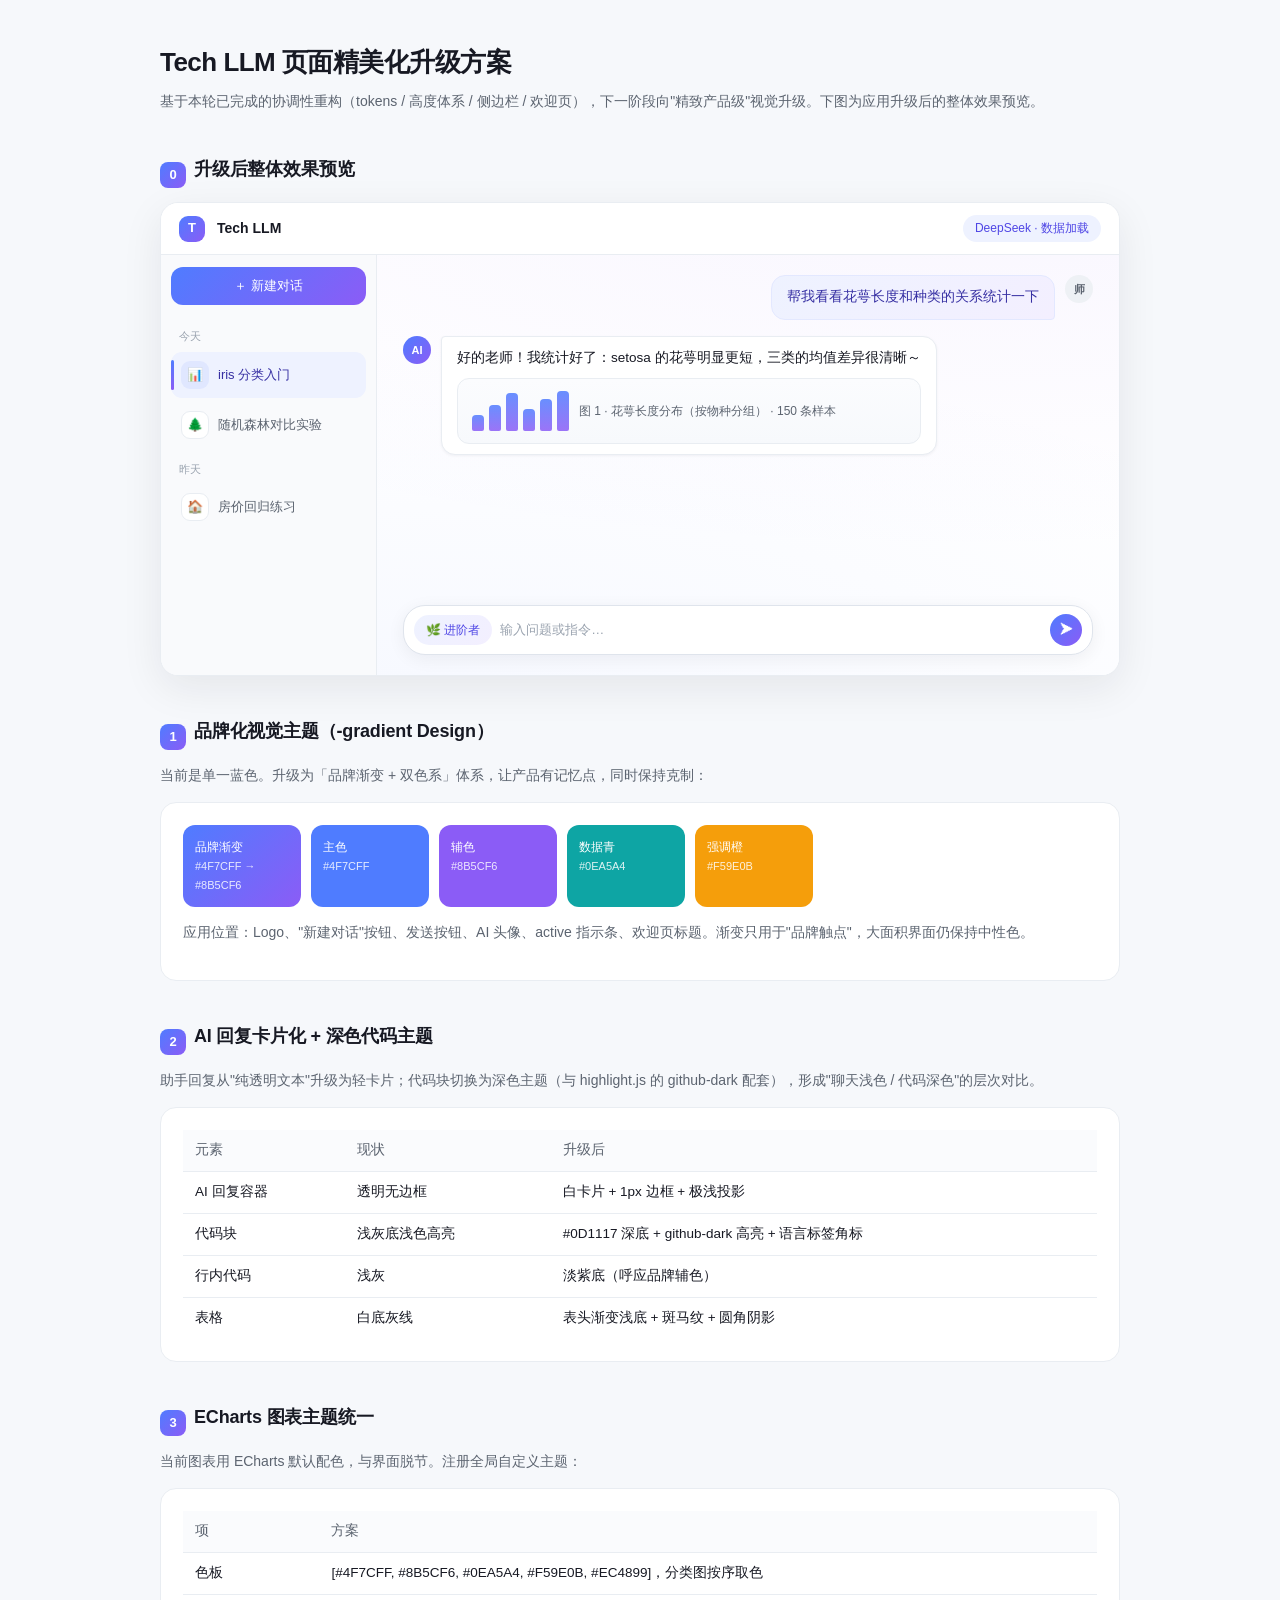
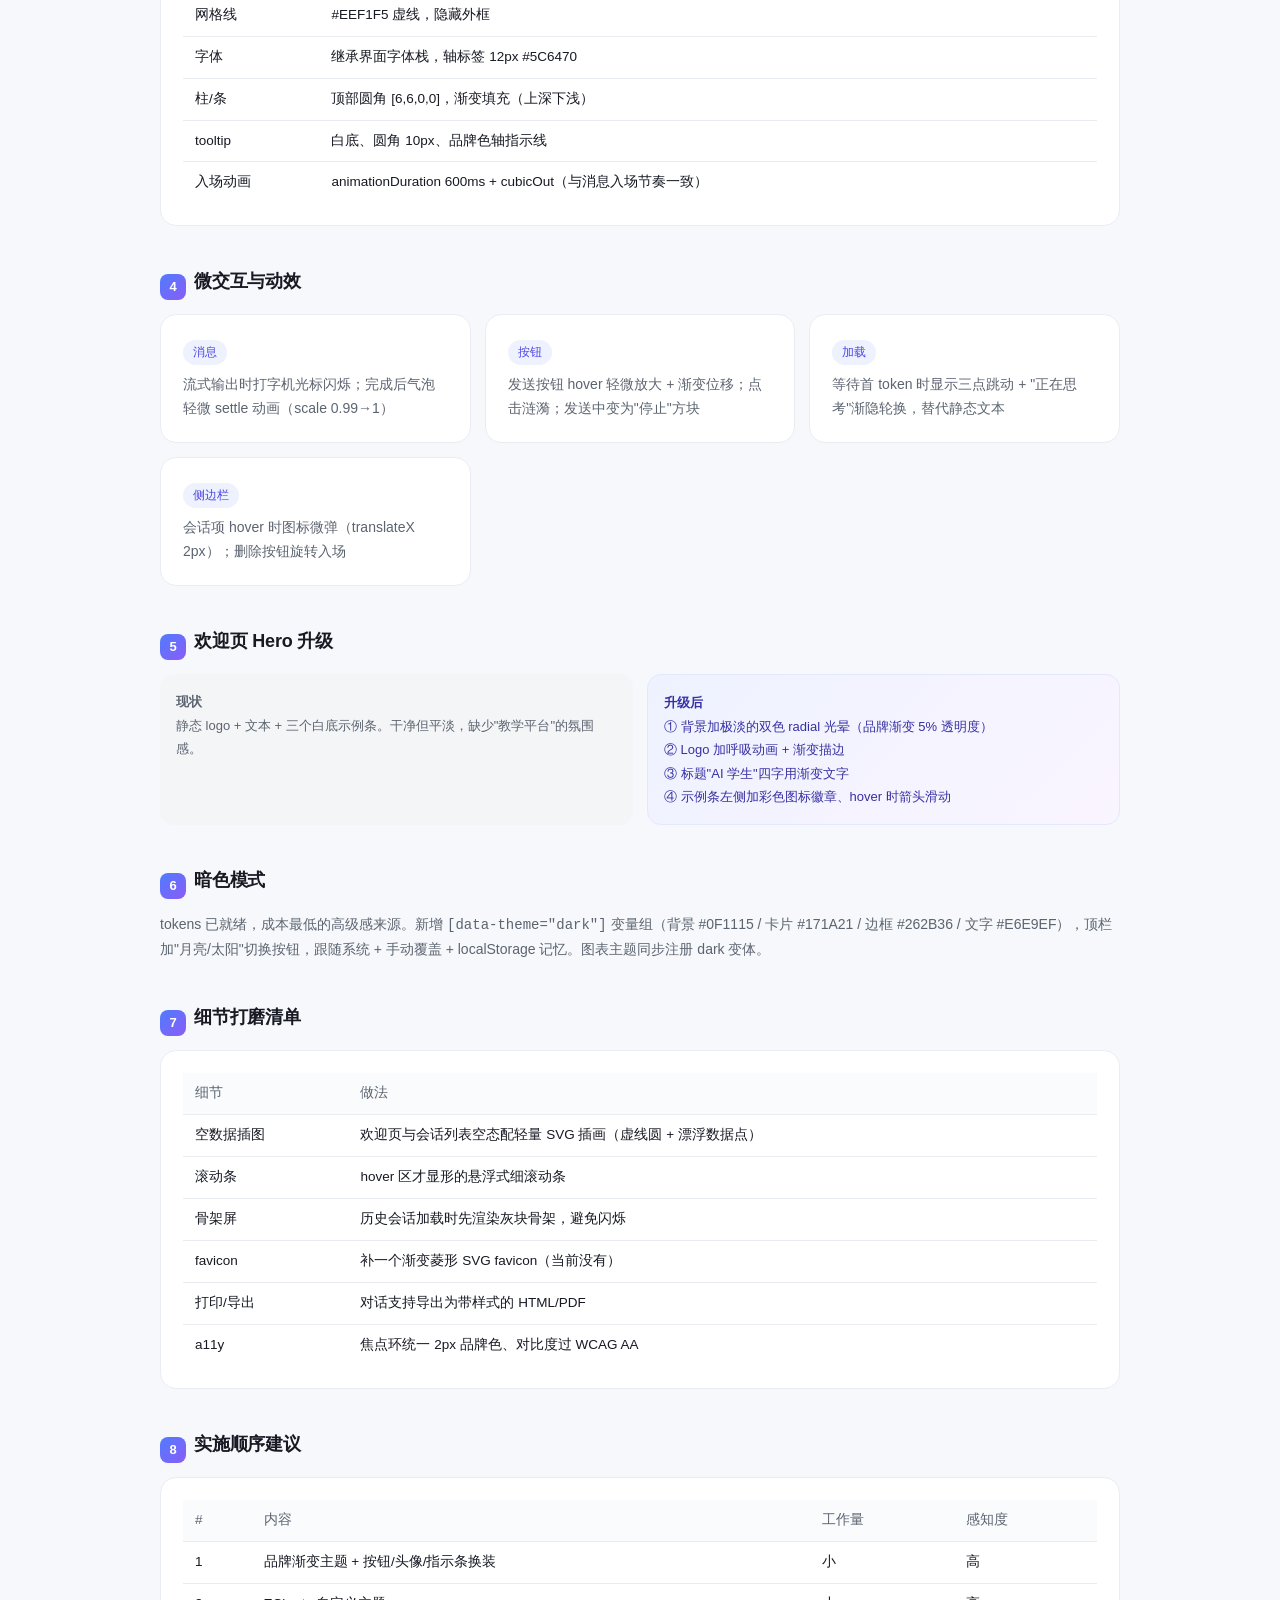
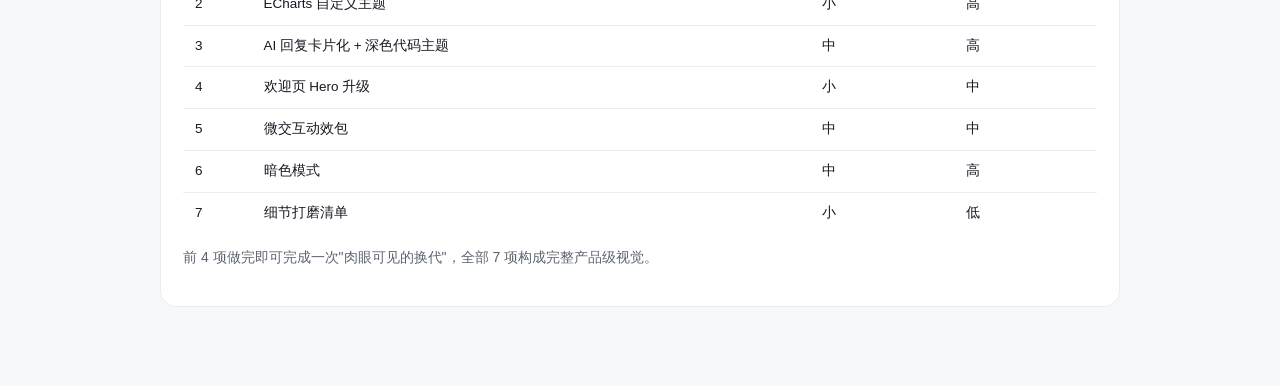
<file: UI_UPGRADE_PLAN.html>
<!DOCTYPE html>
<html lang="zh-CN" data-page-node-id="T1tyal3J63gXawrGG2Z4QE">
<head data-page-node-id="5DdbWjzoEZH1f6Kvo20MRj">
<meta charset="UTF-8" data-page-node-id="nchwTXlu5mKjjt814zs9Ek">
<meta name="viewport" content="width=device-width, initial-scale=1.0" data-page-node-id="Qoo5r3sWULzflZIBGvnp2q">
<title>Tech LLM 页面精美化升级方案</title>
<style>
:root {
  --brand-a: #4f7cff;
  --brand-b: #8b5cf6;
  --ink-1: #171923;
  --ink-2: #5c6470;
  --ink-3: #9aa3af;
  --line: #e9edf2;
  --page: #f6f8fb;
  --card: #ffffff;
}
* { box-sizing: border-box; margin: 0; padding: 0; }
body {
  font-family: -apple-system, BlinkMacSystemFont, "PingFang SC", "Microsoft YaHei", sans-serif;
  background: var(--page);
  color: var(--ink-1);
  line-height: 1.7;
  padding: 40px 24px 80px;
}
.wrap { max-width: 960px; margin: 0 auto; }
h1 { font-size: 26px; letter-spacing: -0.02em; }
.sub { color: var(--ink-2); font-size: 14px; margin: 6px 0 32px; }
h2 { font-size: 18px; margin: 40px 0 14px; letter-spacing: -0.01em; }
h2 .no {
  display: inline-flex; align-items: center; justify-content: center;
  width: 26px; height: 26px; border-radius: 8px; margin-right: 8px;
  background: linear-gradient(135deg, var(--brand-a), var(--brand-b));
  color: #fff; font-size: 13px; vertical-align: -4px;
}
.desc { color: var(--ink-2); font-size: 14px; margin-bottom: 14px; }
.card {
  background: var(--card); border: 1px solid var(--line);
  border-radius: 16px; padding: 22px;
}
.grid { display: grid; grid-template-columns: repeat(auto-fit, minmax(280px, 1fr)); gap: 14px; }
.tag {
  display: inline-block; font-size: 12px; padding: 2px 10px; border-radius: 999px;
  background: #eef2ff; color: #4f46e5; margin-right: 6px;
}
table { width: 100%; border-collapse: collapse; font-size: 13.5px; }
th, td { text-align: left; padding: 9px 12px; border-bottom: 1px solid var(--line); }
th { color: var(--ink-2); font-weight: 500; background: #fafbfd; }
tr:last-child td { border-bottom: none; }

/* ===== 展示区：升级后的界面预览 ===== */
.preview {
  border-radius: 18px; overflow: hidden; border: 1px solid var(--line);
  box-shadow: 0 12px 40px rgba(23, 25, 35, 0.08);
  background: #fff;
}
.pv-top {
  height: 52px; display: flex; align-items: center; gap: 12px;
  padding: 0 18px; border-bottom: 1px solid var(--line);
  background: rgba(255,255,255,0.85); backdrop-filter: blur(12px);
}
.pv-logo {
  width: 26px; height: 26px; border-radius: 9px;
  background: linear-gradient(135deg, var(--brand-a), var(--brand-b));
  display: flex; align-items: center; justify-content: center;
  color: #fff; font-size: 13px; font-weight: 600;
}
.pv-title { font-size: 14px; font-weight: 600; }
.pv-badge {
  margin-left: auto; font-size: 12px; color: #4f46e5;
  background: #eef2ff; border-radius: 999px; padding: 3px 12px;
}
.pv-body { display: flex; min-height: 420px; }
.pv-side {
  width: 216px; background: #f9fafc; border-right: 1px solid var(--line);
  padding: 12px 10px; display: flex; flex-direction: column; gap: 4px;
}
.pv-new {
  border: none; border-radius: 12px; padding: 10px;
  background: linear-gradient(135deg, var(--brand-a), var(--brand-b));
  color: #fff; font-size: 13px; font-weight: 500; margin-bottom: 10px;
}
.pv-group { font-size: 11px; color: var(--ink-3); padding: 8px 8px 2px; }
.pv-item {
  display: flex; align-items: center; gap: 9px; padding: 9px 10px;
  border-radius: 11px; font-size: 13px; color: var(--ink-2); position: relative;
}
.pv-item.on { background: #eef2ff; color: #3730a3; }
.pv-item.on::before {
  content: ""; position: absolute; left: 0; top: 8px; bottom: 8px;
  width: 3px; border-radius: 2px; background: linear-gradient(180deg, var(--brand-a), var(--brand-b));
}
.pv-dot {
  width: 28px; height: 28px; border-radius: 9px; background: #fff;
  border: 1px solid var(--line); display: flex; align-items: center; justify-content: center;
  font-size: 13px;
}
.pv-item.on .pv-dot { border: none; background: #e0e7ff; }
.pv-chat { flex: 1; display: flex; flex-direction: column; background:
  radial-gradient(1200px 400px at 80% -100px, rgba(139,92,246,0.06), transparent),
  radial-gradient(1000px 380px at 10% 110%, rgba(79,124,255,0.05), transparent), #fff;
}
.pv-msgs { flex: 1; padding: 20px 26px; display: flex; flex-direction: column; gap: 16px; }
.pv-row { display: flex; gap: 10px; }
.pv-row.me { flex-direction: row-reverse; }
.pv-ava {
  width: 28px; height: 28px; border-radius: 50%; flex-shrink: 0;
  display: flex; align-items: center; justify-content: center;
  font-size: 11px; font-weight: 600;
}
.pv-ava.ai {
  background: linear-gradient(135deg, var(--brand-a), var(--brand-b));
  color: #fff;
}
.pv-ava.tea { background: #eef1f5; color: var(--ink-2); }
.pv-bubble {
  max-width: 72%; font-size: 13.5px; line-height: 1.7; padding: 10px 15px;
}
.pv-row.me .pv-bubble {
  background: linear-gradient(135deg, #eef2ff, #f3efff);
  border: 1px solid #e3e8ff; border-radius: 14px 14px 4px 14px; color: #3730a3;
}
.pv-row.ai .pv-bubble {
  background: #fff; border: 1px solid var(--line); border-radius: 4px 14px 14px 14px;
  box-shadow: 0 1px 3px rgba(23,25,35,0.05);
}
.pv-chart {
  margin-top: 8px; border: 1px solid var(--line); border-radius: 12px;
  padding: 12px 14px; font-size: 12px; color: var(--ink-2);
  background: linear-gradient(180deg, #fbfcfe, #f7f9fc);
  display: flex; align-items: center; gap: 10px;
}
.pv-bars { display: flex; align-items: flex-end; gap: 5px; height: 40px; }
.pv-bars i {
  width: 12px; border-radius: 4px 4px 2px 2px;
  background: linear-gradient(180deg, var(--brand-a), var(--brand-b)); opacity: .85;
}
.pv-input {
  margin: 0 26px 20px; border-radius: 22px; border: 1px solid #dfe4ec;
  padding: 8px 10px; display: flex; align-items: center; gap: 8px;
  background: #fff; box-shadow: 0 4px 18px rgba(23,25,35,0.06);
}
.pv-chip {
  font-size: 12px; padding: 5px 12px; border-radius: 999px; flex-shrink: 0;
  background: linear-gradient(135deg, #eef2ff, #f3efff); color: #4f46e5;
}
.pv-ph { flex: 1; color: var(--ink-3); font-size: 13px; }
.pv-send {
  width: 32px; height: 32px; border-radius: 50%; flex-shrink: 0;
  background: linear-gradient(135deg, var(--brand-a), var(--brand-b));
  display: flex; align-items: center; justify-content: center; color: #fff; font-size: 13px;
}

/* 色板 */
.swatches { display: flex; gap: 10px; flex-wrap: wrap; }
.sw { border-radius: 12px; padding: 12px; width: 118px; color: #fff; font-size: 12px; }
.sw span { display: block; opacity: .85; font-size: 11px; }

/* 对比 */
.beforeafter { display: grid; grid-template-columns: 1fr 1fr; gap: 14px; }
.ba {
  border-radius: 14px; padding: 16px; font-size: 13px; line-height: 1.8;
}
.ba.before { background: #f4f5f7; color: var(--ink-2); }
.ba.after {
  background: linear-gradient(135deg, #eef2ff, #faf5ff);
  border: 1px solid #e3e8ff; color: #3730a3;
}
@media (max-width: 760px) { .beforeafter { grid-template-columns: 1fr; } .pv-side { display: none; } }
</style>
</head>
<body data-page-node-id="DGFTlbxaVnN1Sj3vdeL2ch">
<div class="wrap" data-page-node-id="Wh3mJi5g8NYEG0KnjDxbWH">
  <h1 data-page-node-id="drKDOZEH7pV0lhAVBl0ByG">Tech LLM 页面精美化升级方案</h1>
  <p class="sub" data-page-node-id="F6AmWU6SDCCuvMxqQPfdps">基于本轮已完成的协调性重构（tokens / 高度体系 / 侧边栏 / 欢迎页），下一阶段向"精致产品级"视觉升级。下图为应用升级后的整体效果预览。</p>

  <h2 data-page-node-id="oDKZdjm3kemBmeVgpZvwMw"><span class="no" data-page-node-id="wJiXCjEiJtBeIJDfIsFXDI">0</span>升级后整体效果预览</h2>
  <div class="preview" data-page-node-id="RwdXuPn3VZl0s6o9kEOyDg">
    <div class="pv-top" data-page-node-id="6ptkEGQ53mpGUDxnMubsdk">
      <span class="pv-logo" data-page-node-id="9QP5Hi6cZQegGUP7Nt4bIM">T</span>
      <span class="pv-title" data-page-node-id="CT4sjikrqoVdv8vkBgST64">Tech LLM</span>
      <span class="pv-badge" data-page-node-id="LoekybyFpoDWR4aPoqxLEm">DeepSeek · 数据加载</span>
    </div>
    <div class="pv-body" data-page-node-id="lp95OFBuwHkAbZPorIEF1M">
      <div class="pv-side" data-page-node-id="vu9CvsHa4qRA9iifhHnwcu">
        <button class="pv-new" data-page-node-id="KzWmVKRBQQYk5pnAFNLtDx">＋ 新建对话</button>
        <div class="pv-group" data-page-node-id="jxDFrHa9ELb50zJSzVmCzo">今天</div>
        <div class="pv-item on" data-page-node-id="cGY7RwiU7zjwLuVlE8prjy"><span class="pv-dot" data-page-node-id="qESOwYVvKvlBE00OwhSD6v">📊</span>iris 分类入门</div>
        <div class="pv-item" data-page-node-id="49PRE0NmtHABlRaJ05ZoDR"><span class="pv-dot" data-page-node-id="CcA5DVFIygvd6KScalB1Gn">🌲</span>随机森林对比实验</div>
        <div class="pv-group" data-page-node-id="yxg14SqdPzbV5rOjHFSzdN">昨天</div>
        <div class="pv-item" data-page-node-id="IJb64U4re9GPIQMIjHgE4n"><span class="pv-dot" data-page-node-id="s8pSHHdghJLoDTJkKi5tUW">🏠</span>房价回归练习</div>
      </div>
      <div class="pv-chat" data-page-node-id="V14F0QPTSVrwoIKZ9SXxJz">
        <div class="pv-msgs" data-page-node-id="lm9kStyqAVo3TaEJooZxHN">
          <div class="pv-row me" data-page-node-id="edagZfm4xwWTGjoaH7G1sE">
            <span class="pv-ava tea" data-page-node-id="tMw34iOztf9HpoZekEJGSi">师</span>
            <div class="pv-bubble" data-page-node-id="hkhb3FWIUTnpoKCZgvAJne">帮我看看花萼长度和种类的关系统计一下</div>
          </div>
          <div class="pv-row ai" data-page-node-id="u3ikKjm8VjClrDjV4XWbLC">
            <span class="pv-ava ai" data-page-node-id="COgjbLoX89kumSX6D26TMd">AI</span>
            <div class="pv-bubble" data-page-node-id="ao37vCSmGhLqZbSjKZdDb5">
              好的老师！我统计好了：setosa 的花萼明显更短，三类的均值差异很清晰～
              <div class="pv-chart" data-page-node-id="awPCzZAIzFjZB2Siznb94p">
                <span class="pv-bars" data-page-node-id="nSAyfqBrxWAhADhsQZkU2O"><i style="height:16px" data-page-node-id="2VMXG7yKoIMtTfii1gMKwt"></i><i style="height:26px" data-page-node-id="CkSMxXJRqJJANXStX4Eu1B"></i><i style="height:38px" data-page-node-id="QoQE6Q1t1bOrehGsVhfgUg"></i><i style="height:22px" data-page-node-id="CX0Aw0wFfuVbCza7H8JqpJ"></i><i style="height:32px" data-page-node-id="jnruMXEGEig3SGuA6qL03k"></i><i style="height:40px" data-page-node-id="2C24Mktt3R1UuMECodkoaJ"></i></span>
                图 1 · 花萼长度分布（按物种分组） · 150 条样本
              </div>
            </div>
          </div>
        </div>
        <div class="pv-input" data-page-node-id="J0n1aQ7DD0bHAFRxlk34Ep">
          <span class="pv-chip" data-page-node-id="RkhK0t7lqQwwMmIEcPmMnw">🌿 进阶者</span>
          <span class="pv-ph" data-page-node-id="vg1QTD1V8zOeS3g5Z9qdrK">输入问题或指令…</span>
          <span class="pv-send" data-page-node-id="RjJvnzK0tlq1n2DGgAuR53">➤</span>
        </div>
      </div>
    </div>
  </div>

  <h2 data-page-node-id="6kKK6Oc4clSuzNAExboX5L"><span class="no" data-page-node-id="UHp86yknAfe4TSEXcM7yjZ">1</span>品牌化视觉主题（-gradient Design）</h2>
  <p class="desc" data-page-node-id="r6rDExNEOwU9zI9wHScUuj">当前是单一蓝色。升级为「品牌渐变 + 双色系」体系，让产品有记忆点，同时保持克制：</p>
  <div class="card" data-page-node-id="BnZQSoMCDkdhU10qogFtHJ">
    <div class="swatches" data-page-node-id="mgl11CEluhildlNdluxm31">
      <div class="sw" style="background:linear-gradient(135deg,#4f7cff,#8b5cf6)" data-page-node-id="cMppE98cbO2Yb1gqfqT4Kp">品牌渐变<span data-page-node-id="cBrQndQH2ugbo3OmCMqcsr">#4F7CFF → #8B5CF6</span></div>
      <div class="sw" style="background:#4f7cff" data-page-node-id="lKyBDAJhQDfHLRaaEbUxxb">主色<span data-page-node-id="J7ieDuQLnTKhSqbiSU7uZD">#4F7CFF</span></div>
      <div class="sw" style="background:#8b5cf6" data-page-node-id="xMFhYeFTpsDJEATxNPUNTp">辅色<span data-page-node-id="iItux0IC6x1WvOli5RhyWm">#8B5CF6</span></div>
      <div class="sw" style="background:#0ea5a4" data-page-node-id="nzzhA6w4F85y73ZSQEr7qE">数据青<span data-page-node-id="TxKLnIpso11RGMND1EANBb">#0EA5A4</span></div>
      <div class="sw" style="background:#f59e0b" data-page-node-id="poGS6L3464W9KyrlJqZOGp">强调橙<span data-page-node-id="6Rq6eUniyPHYVxMg4CfKfB">#F59E0B</span></div>
    </div>
    <p class="desc" style="margin-top:14px" data-page-node-id="vKZE5gmo0hsDABE4g55R9C">应用位置：Logo、"新建对话"按钮、发送按钮、AI 头像、active 指示条、欢迎页标题。渐变只用于"品牌触点"，大面积界面仍保持中性色。</p>
  </div>

  <h2 data-page-node-id="eWlN3TDzUFVSFMVCqiOaGR"><span class="no" data-page-node-id="5C3ArDKXn6HMufbx2IX4Km">2</span>AI 回复卡片化 + 深色代码主题</h2>
  <p class="desc" data-page-node-id="ugGoYdDjOQA46IpzgkKuVt">助手回复从"纯透明文本"升级为轻卡片；代码块切换为深色主题（与 highlight.js 的 github-dark 配套），形成"聊天浅色 / 代码深色"的层次对比。</p>
  <div class="card" data-page-node-id="drL2SohxWb7zNJVka7Fagg"><table data-page-node-id="OCbusBUDBeFm4IcAxGHRxa">
    <tr data-page-node-id="TuWaGFe10yXODkj5pUNbmH"><th data-page-node-id="0p87CSiFpQhitGErxsRl0A">元素</th><th data-page-node-id="yklIPz3HAQwgDYA5jxP7ki">现状</th><th data-page-node-id="iMlhBkazRuxfpUzZYGo5XU">升级后</th></tr>
    <tr data-page-node-id="06X6CiwnqcDTOdNXLyv4h4"><td data-page-node-id="LmqXEhSSGjwqUdKcdWBZIn">AI 回复容器</td><td data-page-node-id="mHsPMijbfypx4WweXUbyzw">透明无边框</td><td data-page-node-id="TveoEbS2XBWse4Yi7gUHOa">白卡片 + 1px 边框 + 极浅投影</td></tr>
    <tr data-page-node-id="uZhIG64DWVZTl7K69GFsgi"><td data-page-node-id="QNwOQsF3fxeujorqHt6BSs">代码块</td><td data-page-node-id="rrTrAwrgGhFPrXp3aRcG2J">浅灰底浅色高亮</td><td data-page-node-id="yxULhPpI2Lw9C3GCEIvAlX">#0D1117 深底 + github-dark 高亮 + 语言标签角标</td></tr>
    <tr data-page-node-id="TBInvjAQ4cXWKvDEVvahKU"><td data-page-node-id="ubvWSS9wb6jEqiaGeaDaAz">行内代码</td><td data-page-node-id="u2GxxSOe8LC9N6TAhJF35c">浅灰</td><td data-page-node-id="J10Y2M15bHS4A62Yh9Etcv">淡紫底（呼应品牌辅色）</td></tr>
    <tr data-page-node-id="VMhemmXl5BGHEXNe6AyUuZ"><td data-page-node-id="GyIcyUObdsHMAKTCHlOqVU">表格</td><td data-page-node-id="SVyc99YvRpJ8Hr35MHMgTH">白底灰线</td><td data-page-node-id="fHBk6PA2RbrWFr4UVGWCRR">表头渐变浅底 + 斑马纹 + 圆角阴影</td></tr>
  </table></div>

  <h2 data-page-node-id="kUckUg2Dw8iqJeBsaDsngo"><span class="no" data-page-node-id="ZuzXD6mr1z9I4alhXM2rQq">3</span>ECharts 图表主题统一</h2>
  <p class="desc" data-page-node-id="guEFspKkDRWr5JYTBElrlE">当前图表用 ECharts 默认配色，与界面脱节。注册全局自定义主题：</p>
  <div class="card" data-page-node-id="qnOmA9noXSCJG7NTBMyFRX"><table data-page-node-id="N8Tx41OEQvDctlPWLEXEWO">
    <tr data-page-node-id="q5VDECMWpAxZTQHFGeBqbH"><th data-page-node-id="LaAizRA8GanxlSGJ6I5a21">项</th><th data-page-node-id="NFSNxtySZhZFAQcy4f7WPt">方案</th></tr>
    <tr data-page-node-id="TKo6Pixu0oB9uDPDHxbBGG"><td data-page-node-id="gKfIODgrtihKtgtFUlkqHw">色板</td><td data-page-node-id="YrutLDFX1a4O8tp4Cl1Pze">[#4F7CFF, #8B5CF6, #0EA5A4, #F59E0B, #EC4899]，分类图按序取色</td></tr>
    <tr data-page-node-id="CsUAPfdwEwsjbqH2VtPaHT"><td data-page-node-id="xPfQKAxcQQRnbbBLrVfTQC">网格线</td><td data-page-node-id="aenEEFmNVYAHY9prrYgF9B">#EEF1F5 虚线，隐藏外框</td></tr>
    <tr data-page-node-id="axyL1PAfZNTiFjAdaR0PT7"><td data-page-node-id="neUkfg35VGHDyIARwL1ANj">字体</td><td data-page-node-id="ynEtcVfBA5kDE58DI1y1xL">继承界面字体栈，轴标签 12px #5C6470</td></tr>
    <tr data-page-node-id="M8FVtteQQui10Q9Znt0Vqq"><td data-page-node-id="Td17djRyb6nx1VGvIYFwLH">柱/条</td><td data-page-node-id="mXo9fyggzIgg4ourWeNDzI">顶部圆角 [6,6,0,0]，渐变填充（上深下浅）</td></tr>
    <tr data-page-node-id="UBXcJHn4s903lBIwXIAcH3"><td data-page-node-id="ck7XkwVCyZVXDePbQhOsmJ">tooltip</td><td data-page-node-id="rnqDP6gSCfqUsISCuVrybb">白底、圆角 10px、品牌色轴指示线</td></tr>
    <tr data-page-node-id="lKNNFejToCDF02D3qruNjF"><td data-page-node-id="6aygevSD09bGDlL2lD5vZJ">入场动画</td><td data-page-node-id="g0jsAtneriAtaB77mEYXeE">animationDuration 600ms + cubicOut（与消息入场节奏一致）</td></tr>
  </table></div>

  <h2 data-page-node-id="XhDeRACFwvP5wAQ8WGXZ0C"><span class="no" data-page-node-id="sFfcqk2INLCleK0XHpeMsp">4</span>微交互与动效</h2>
  <div class="grid" data-page-node-id="qqHFBHb9IlHJckQN96biaZ">
    <div class="card" data-page-node-id="5VpWB0NRMy2z5nvK9HrSCK"><span class="tag" data-page-node-id="HNaOt7dPuY4aRAdJHA4lhB">消息</span><p class="desc" style="margin:8px 0 0" data-page-node-id="Aj8D8dvmugqg1dHvYgE3kK">流式输出时打字机光标闪烁；完成后气泡轻微 settle 动画（scale 0.99→1）</p></div>
    <div class="card" data-page-node-id="J5ecJ4Dsxc11H3ldWN2rMo"><span class="tag" data-page-node-id="uh341CGR2hCXR4lekhCfmj">按钮</span><p class="desc" style="margin:8px 0 0" data-page-node-id="ik8oAHqBJvPf7I4vtYpo8i">发送按钮 hover 轻微放大 + 渐变位移；点击涟漪；发送中变为"停止"方块</p></div>
    <div class="card" data-page-node-id="FG1kvBJxOAJv8Q3wDGR83a"><span class="tag" data-page-node-id="aMUWOgpcKyFNH3Fg7Y2zlB">加载</span><p class="desc" style="margin:8px 0 0" data-page-node-id="gIPXrFN5ER5WhC4V3nSkDX">等待首 token 时显示三点跳动 + "正在思考"渐隐轮换，替代静态文本</p></div>
    <div class="card" data-page-node-id="P4y6NO0k0fd7nkAp5iijnd"><span class="tag" data-page-node-id="WqmemPwfGfLPVgJ2znJ7xh">侧边栏</span><p class="desc" style="margin:8px 0 0" data-page-node-id="8LOhxaiEENaocNK2tO317a">会话项 hover 时图标微弹（translateX 2px）；删除按钮旋转入场</p></div>
  </div>

  <h2 data-page-node-id="2VZ8yacbMdj7sNR7NfgWu0"><span class="no" data-page-node-id="N4qC7Ils3v9DRfFD5iFAuz">5</span>欢迎页 Hero 升级</h2>
  <div class="beforeafter" data-page-node-id="ANbjAscewECtauBlQVNDGL">
    <div class="ba before" data-page-node-id="oK5PhbCIJJun14An8UaFt9"><strong data-page-node-id="OwFLR2q2Y4aop60yBL5OcH">现状</strong><br data-page-node-id="bk0u0jz5DSjam2KL6oJbc9">静态 logo + 文本 + 三个白底示例条。干净但平淡，缺少"教学平台"的氛围感。</div>
    <div class="ba after" data-page-node-id="41MrLUwveNEwHcnySRKWo2"><strong data-page-node-id="G9OC9rXM6MpL93aDO9gXOa">升级后</strong><br data-page-node-id="AYUgtON6m74ptLqY1547dm">① 背景加极淡的双色 radial 光晕（品牌渐变 5% 透明度）<br data-page-node-id="0w2GAv39H9sLIK95PeoTM6">② Logo 加呼吸动画 + 渐变描边<br data-page-node-id="grVqKnDeuLU6kgJDXsI3sY">③ 标题"AI 学生"四字用渐变文字<br data-page-node-id="pUEXJigHLwrBdD4pWfyp4h">④ 示例条左侧加彩色图标徽章、hover 时箭头滑动</div>
  </div>

  <h2 data-page-node-id="tMfvSqb3elMekZnT8DxG7n"><span class="no" data-page-node-id="MtcT6eADxFxKkB3m307lXF">6</span>暗色模式</h2>
  <p class="desc" data-page-node-id="BLBrRv3ovE5OHeMKyhfjSk">tokens 已就绪，成本最低的高级感来源。新增 <code data-page-node-id="qkeE13NIrRVMXpfH9SRuEH">[data-theme="dark"]</code> 变量组（背景 #0F1115 / 卡片 #171A21 / 边框 #262B36 / 文字 #E6E9EF），顶栏加"月亮/太阳"切换按钮，跟随系统 + 手动覆盖 + localStorage 记忆。图表主题同步注册 dark 变体。</p>

  <h2 data-page-node-id="ahJeYgFpnoyWrFJudVMFUa"><span class="no" data-page-node-id="eEYsG89DgtMzGhh1fTCBvM">7</span>细节打磨清单</h2>
  <div class="card" data-page-node-id="3S37TM39NYw3H2lpRYvccJ"><table data-page-node-id="DMMioi5GoZw5oyOAcVty4E">
    <tr data-page-node-id="RTAXF8keEA8zOcEKtKyDRL"><th data-page-node-id="57VtmMI9IF5Wqa5hAJQn5c">细节</th><th data-page-node-id="yZlHbzp2bqDobfHhhOUUES">做法</th></tr>
    <tr data-page-node-id="BRufZcAcGgg2BjqAzjDBHJ"><td data-page-node-id="km29EQZmTkoNJsdKjFPXK8">空数据插图</td><td data-page-node-id="fr1DoniVKwFUpLG3jbZaWu">欢迎页与会话列表空态配轻量 SVG 插画（虚线圆 + 漂浮数据点）</td></tr>
    <tr data-page-node-id="p21qL6CkHy3NLHglANuo84"><td data-page-node-id="7z19G1FF3vVKDk8Y0tLjZm">滚动条</td><td data-page-node-id="4gxsABTJh2GzlDpHiLwGwf">hover 区才显形的悬浮式细滚动条</td></tr>
    <tr data-page-node-id="1hx86SuWnrkPF4h9gmrp9A"><td data-page-node-id="3Cu4xGVAeCyyks3gRJ30mQ">骨架屏</td><td data-page-node-id="jUI94IJMcSAc0Vc470cCKU">历史会话加载时先渲染灰块骨架，避免闪烁</td></tr>
    <tr data-page-node-id="DqK8cGW68rzhLj1yn7MZFg"><td data-page-node-id="mNeU1QliPfDnfyJCr456LO">favicon</td><td data-page-node-id="e5BQ7pOa6SsTHYN0icFYqk">补一个渐变菱形 SVG favicon（当前没有）</td></tr>
    <tr data-page-node-id="RqLaxGjq42eDLYfKB930tW"><td data-page-node-id="u6mjoxG92rjJWzhBqOxl6l">打印/导出</td><td data-page-node-id="butZVPr3EuDElLKzVBx6P0">对话支持导出为带样式的 HTML/PDF</td></tr>
    <tr data-page-node-id="kBJVDoPO0oEYyaIPnnRWy0"><td data-page-node-id="7HDlnQmooMgdpE5cEv4dJy">a11y</td><td data-page-node-id="kvyEwSRzMhnwFb3gJA5bSX">焦点环统一 2px 品牌色、对比度过 WCAG AA</td></tr>
  </table></div>

  <h2 data-page-node-id="luthLvM7uv3HWSC1JJd9bX"><span class="no" data-page-node-id="y7rToQryURuSFNXNAZNNSi">8</span>实施顺序建议</h2>
  <div class="card" data-page-node-id="uctXfjcLJLeGzx2sa8Hhfa">
    <table data-page-node-id="CiTbbWIDJvnC69IEPE3DMi">
      <tr data-page-node-id="MiblF8EFvtYZDO6o3KdAX2"><th data-page-node-id="kFUzItUgyvhQaWatef9iWT">#</th><th data-page-node-id="jldap5V8M6iCmB4hs6VLM4">内容</th><th data-page-node-id="alBa0Qx3yAQnnArLOSIJuo">工作量</th><th data-page-node-id="5Goc4gyeuxeJM1RpmxNkYU">感知度</th></tr>
      <tr data-page-node-id="mYqtZJxS7DLawh1w1tIPVr"><td data-page-node-id="8che8NBfDN8tQBmhUZKbbu">1</td><td data-page-node-id="o5rT36WjBmt0M30TSaWaUH">品牌渐变主题 + 按钮/头像/指示条换装</td><td data-page-node-id="8tUmfWMqDggrCwsNv2yIqJ">小</td><td data-page-node-id="CAA2g4njUB4bBD12f2BVbc">高</td></tr>
      <tr data-page-node-id="JE9LMV5AQcHynongSkYaNY"><td data-page-node-id="ZitOJcmnceX3nWJeIJcXke">2</td><td data-page-node-id="QsmARwkaBj1jXLTFGdS8g7">ECharts 自定义主题</td><td data-page-node-id="n12Gj3CAQ2Z4rrhHQc9UAT">小</td><td data-page-node-id="m3JInYOYGYAOwI9U5AACaN">高</td></tr>
      <tr data-page-node-id="ErfQ4y3OmDy5ete8osRCVA"><td data-page-node-id="xMAKM7wGHNOZqzugWv1tfn">3</td><td data-page-node-id="tIwqQYunPfoUDJuklWl7sB">AI 回复卡片化 + 深色代码主题</td><td data-page-node-id="nsWXHPM9nesmmJRdCfOW2W">中</td><td data-page-node-id="c1QXIJQagDpG0KYhbl8B4j">高</td></tr>
      <tr data-page-node-id="wSOGa2Jfwch9PJeOMhrkEN"><td data-page-node-id="Zr48iuFqIL9okt1E9aHL7c">4</td><td data-page-node-id="uwnWTKLE6UzARthrGbw3Ni">欢迎页 Hero 升级</td><td data-page-node-id="WnrFgfTman0PPx9HQF0ZG1">小</td><td data-page-node-id="K2lXoYTK4nA0XY8gRG0vTP">中</td></tr>
      <tr data-page-node-id="jf6hAXKYXc66jaMAUMBIM2"><td data-page-node-id="d4OIYV149CAwhSg1xibgmc">5</td><td data-page-node-id="Mkn0T6Z7iqnu7HM0m7S82t">微交互动效包</td><td data-page-node-id="Iq1WAxl7W6d2gCrEQpQoNQ">中</td><td data-page-node-id="hpNdK57ydpkwh0hPu6j3ui">中</td></tr>
      <tr data-page-node-id="uStDZiLOzGODk6RxjpjEaC"><td data-page-node-id="6vQlETlEOqqsVivvb5f3HO">6</td><td data-page-node-id="EZJPar2KyTEoBOVPN8rl1l">暗色模式</td><td data-page-node-id="OpAnaUQoW1Aq1mCZrZsiNk">中</td><td data-page-node-id="i1JJKOrtQzL1EuBCXvRAVc">高</td></tr>
      <tr data-page-node-id="maVasEEW05dRnxrJ4uPfhb"><td data-page-node-id="heACo07eElci6EWVKRQ9tz">7</td><td data-page-node-id="veWY4bUEBYAHCxYy5dFMpk">细节打磨清单</td><td data-page-node-id="Cvtn1DatVwIYxBta3B2anO">小</td><td data-page-node-id="d9389UNmWO1WEn7sQ0jhJ4">低</td></tr>
    </table>
    <p class="desc" style="margin-top:12px" data-page-node-id="oni6wJQHm2swABnQHAtWxs">前 4 项做完即可完成一次"肉眼可见的换代"，全部 7 项构成完整产品级视觉。</p>
  </div>
</div>
</body>
</html>
</file>
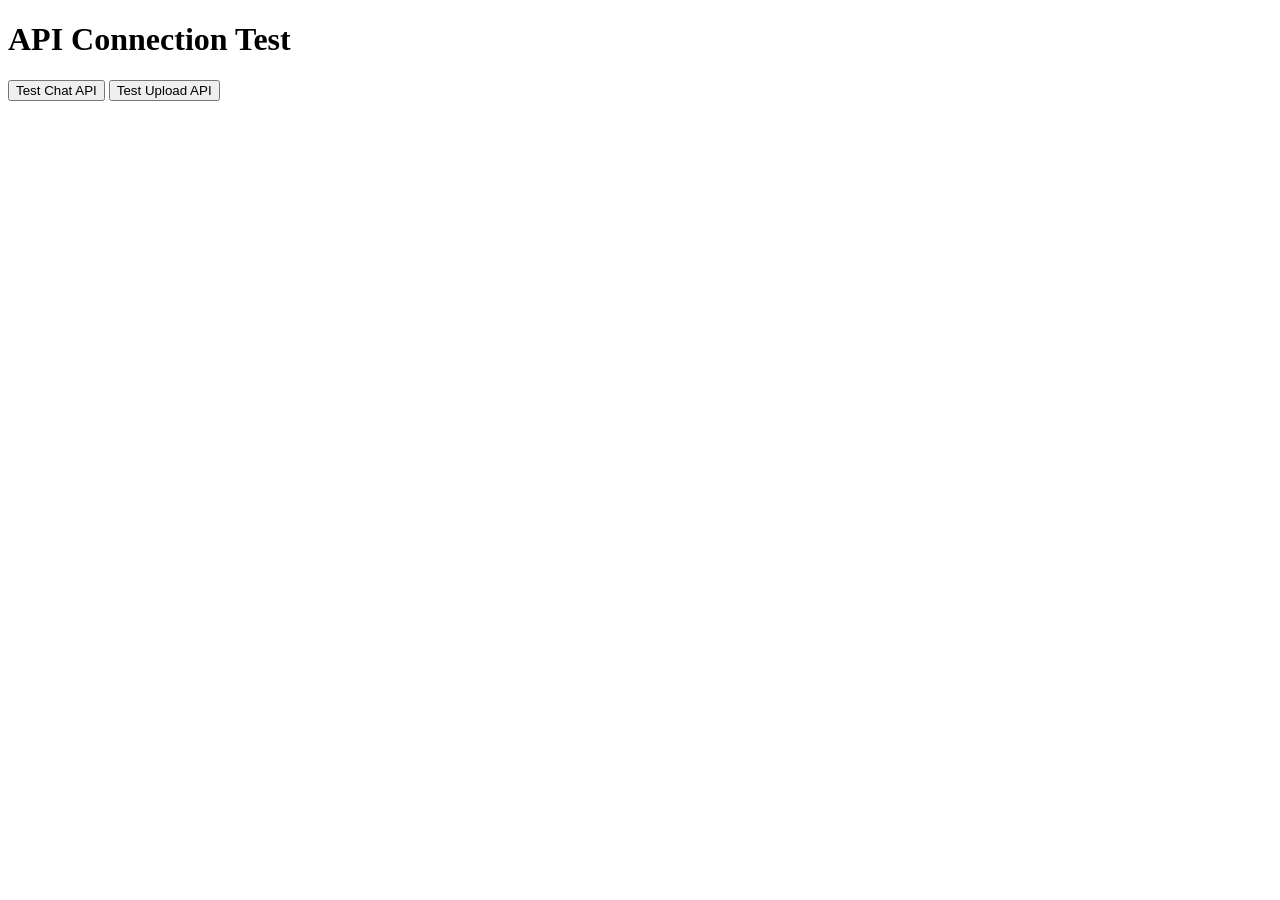
<file: frontend/test.html>
<!DOCTYPE html>
<html>
<head>
    <title>API Test</title>
</head>
<body>
    <h1>API Connection Test</h1>
    <button onclick="testChat()">Test Chat API</button>
    <button onclick="testUpload()">Test Upload API</button>
    <pre id="result"></pre>

    <script>
        async function testChat() {
            const result = document.getElementById('result');
            result.textContent = 'Testing chat API...';
            
            try {
                const response = await fetch('/api/chat', {
                    method: 'POST',
                    headers: { 'Content-Type': 'application/json' },
                    body: JSON.stringify({
                        session_id: 'test-session',
                        message: '你好'
                    })
                });
                
                const data = await response.json();
                result.textContent = 'Chat API Response:\n' + JSON.stringify(data, null, 2);
            } catch (error) {
                result.textContent = 'Error: ' + error.message;
            }
        }

        async function testUpload() {
            const result = document.getElementById('result');
            result.textContent = 'Testing upload API...';
            
            const csvContent = 'name,age\nAlice,25\nBob,30';
            
            try {
                const response = await fetch('/api/chat', {
                    method: 'POST',
                    headers: { 'Content-Type': 'application/json' },
                    body: JSON.stringify({
                        session_id: 'test-session',
                        message: '请分析这个CSV文件',
                        uploaded_file_data: csvContent
                    })
                });
                
                const data = await response.json();
                result.textContent = 'Upload API Response:\n' + JSON.stringify(data, null, 2);
            } catch (error) {
                result.textContent = 'Error: ' + error.message;
            }
        }
    </script>
</body>
</html>
</file>
